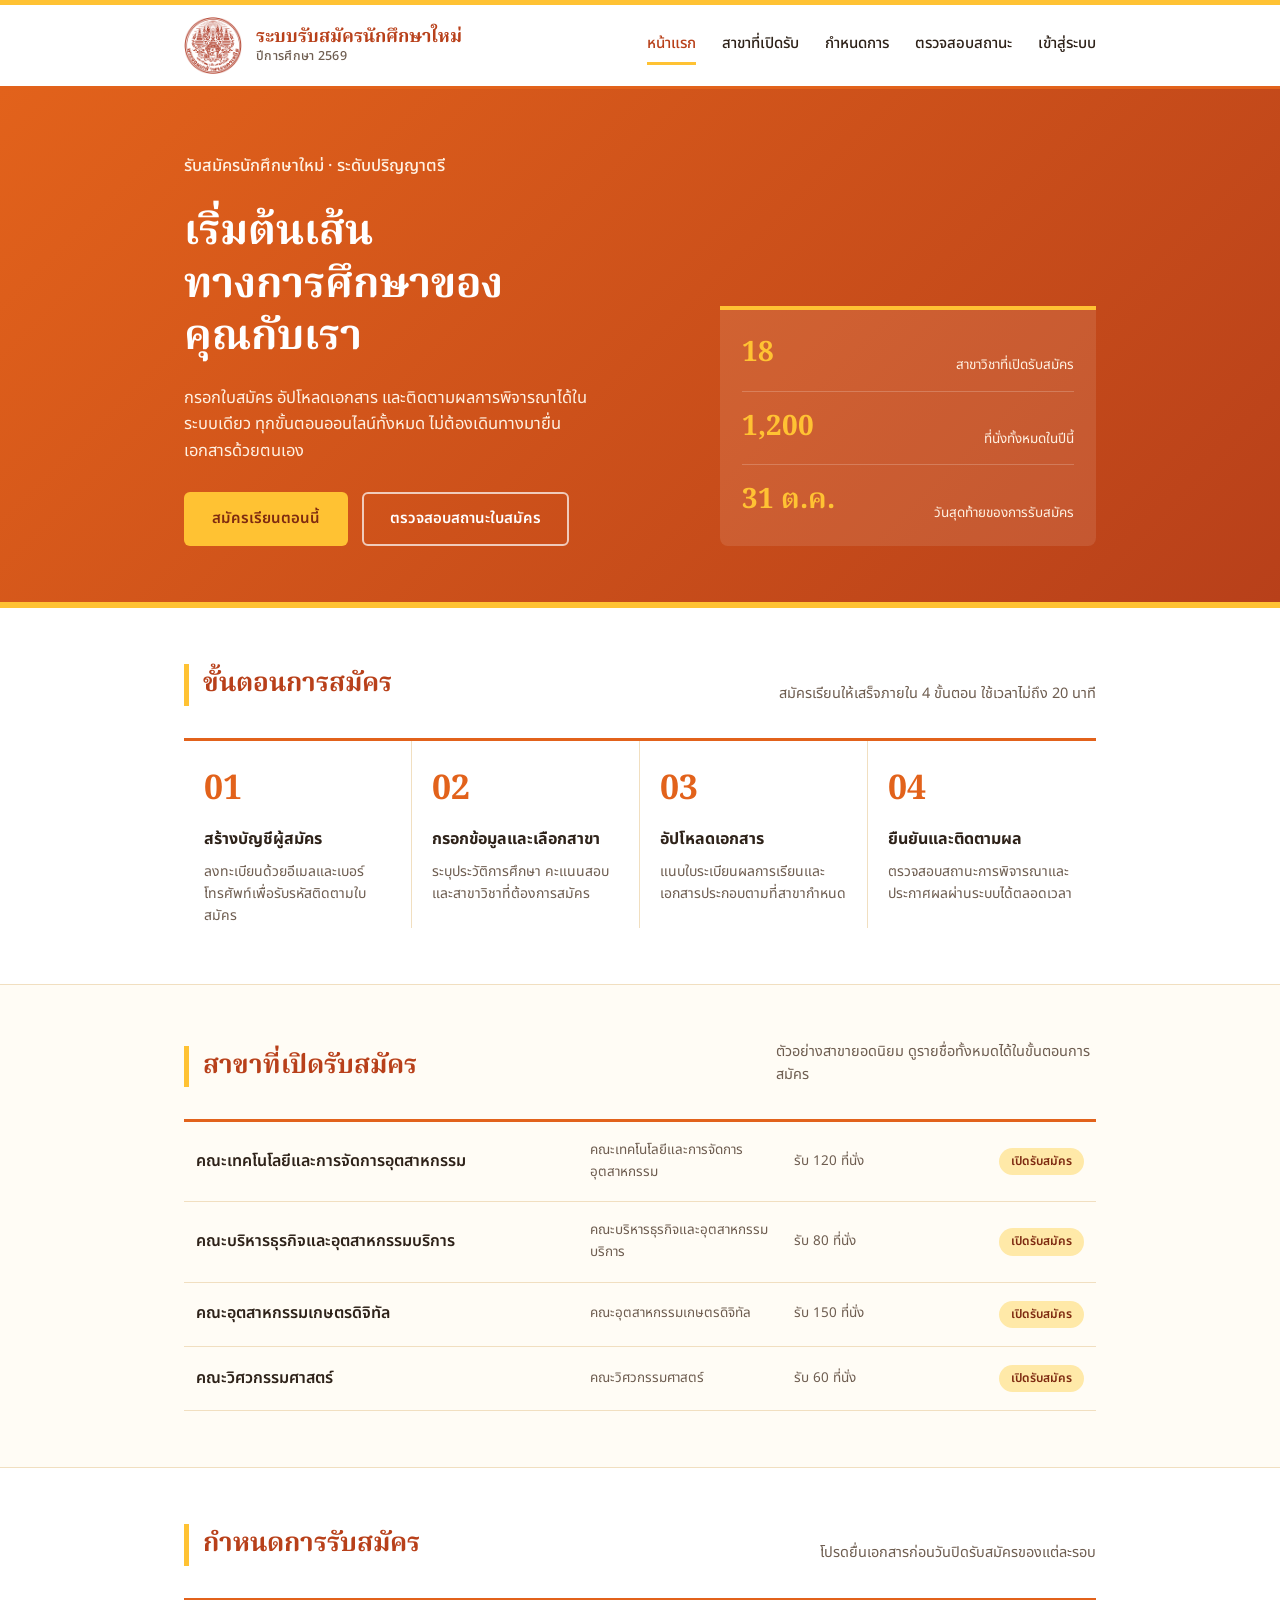
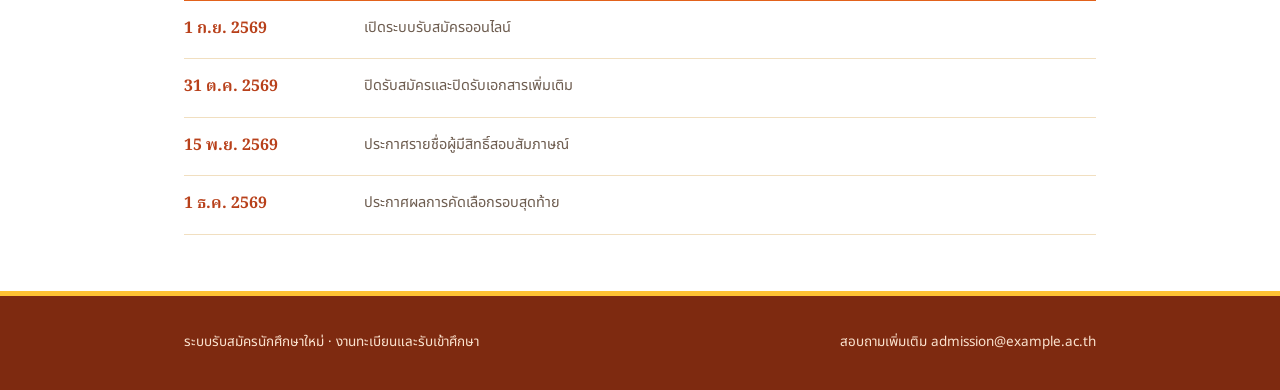
<file: REG/index.html>
<!DOCTYPE html>
<html lang="th">
<head>
<meta charset="UTF-8">
<meta name="viewport" content="width=device-width, initial-scale=1.0">
<title>ระบบรับสมัครนักศึกษาใหม่</title>
<link rel="icon" type="image/png" href="logo-kmutnb.png">
<link rel="stylesheet" href="styles.css">
</head>
<body>

<header class="site-header">
  <div class="wrap">
    <div class="brand">
      <img src="logo-kmutnb.png" class="brand-logo" alt="ตรามหาวิทยาลัยเทคโนโลยีพระจอมเกล้าพระนครเหนือ">
      <div class="brand-text">
        ระบบรับสมัครนักศึกษาใหม่
        <small>ปีการศึกษา 2569</small>
      </div>
    </div>
    <nav class="main-nav">
      <a href="index.html" class="active">หน้าแรก</a>
      <a href="index.html#programs">สาขาที่เปิดรับ</a>
      <a href="index.html#timeline">กำหนดการ</a>
      <a href="status.html">ตรวจสอบสถานะ</a>
      <a href="login.html">เข้าสู่ระบบ</a>
    </nav>
  </div>
</header>

<section class="hero">
  <div class="wrap">
    <div class="hero-main">
      <p class="hero-eyebrow">รับสมัครนักศึกษาใหม่ · ระดับปริญญาตรี</p>
      <h1>เริ่มต้นเส้นทางการศึกษาของคุณกับเรา</h1>
      <p>กรอกใบสมัคร อัปโหลดเอกสาร และติดตามผลการพิจารณาได้ในระบบเดียว ทุกขั้นตอนออนไลน์ทั้งหมด ไม่ต้องเดินทางมายื่นเอกสารด้วยตนเอง</p>
      <div class="hero-actions">
        <a href="register.html" class="btn btn-primary">สมัครเรียนตอนนี้</a>
        <a href="status.html" class="btn btn-ghost">ตรวจสอบสถานะใบสมัคร</a>
      </div>
    </div>
    <div class="stat-panel">
      <div class="stat-row">
        <span class="num">18</span>
        <span class="label">สาขาวิชาที่เปิดรับสมัคร</span>
      </div>
      <div class="stat-row">
        <span class="num">1,200</span>
        <span class="label">ที่นั่งทั้งหมดในปีนี้</span>
      </div>
      <div class="stat-row">
        <span class="num">31 ต.ค.</span>
        <span class="label">วันสุดท้ายของการรับสมัคร</span>
      </div>
    </div>
  </div>
</section>

<section class="section">
  <div class="wrap">
    <div class="section-head">
      <h2>ขั้นตอนการสมัคร</h2>
      <p class="sub">สมัครเรียนให้เสร็จภายใน 4 ขั้นตอน ใช้เวลาไม่ถึง 20 นาที</p>
    </div>
    <div class="steps">
      <div class="step">
        <span class="idx">01</span>
        <h3>สร้างบัญชีผู้สมัคร</h3>
        <p>ลงทะเบียนด้วยอีเมลและเบอร์โทรศัพท์เพื่อรับรหัสติดตามใบสมัคร</p>
      </div>
      <div class="step">
        <span class="idx">02</span>
        <h3>กรอกข้อมูลและเลือกสาขา</h3>
        <p>ระบุประวัติการศึกษา คะแนนสอบ และสาขาวิชาที่ต้องการสมัคร</p>
      </div>
      <div class="step">
        <span class="idx">03</span>
        <h3>อัปโหลดเอกสาร</h3>
        <p>แนบใบระเบียนผลการเรียนและเอกสารประกอบตามที่สาขากำหนด</p>
      </div>
      <div class="step">
        <span class="idx">04</span>
        <h3>ยืนยันและติดตามผล</h3>
        <p>ตรวจสอบสถานะการพิจารณาและประกาศผลผ่านระบบได้ตลอดเวลา</p>
      </div>
    </div>
  </div>
</section>

<section class="section" id="programs">
  <div class="wrap">
    <div class="section-head">
      <h2>สาขาที่เปิดรับสมัคร</h2>
      <p class="sub">ตัวอย่างสาขายอดนิยม ดูรายชื่อทั้งหมดได้ในขั้นตอนการสมัคร</p>
    </div>
    <div class="program-list">
      <div class="program-row">
        <div class="name">คณะเทคโนโลยีและการจัดการอุตสาหกรรม</div>
        <div class="meta">คณะเทคโนโลยีและการจัดการอุตสาหกรรม</div>
        <div class="seats">รับ 120 ที่นั่ง</div>
        <span class="tag">เปิดรับสมัคร</span>
      </div>
      <div class="program-row">
        <div class="name">คณะบริหารธุรกิจและอุตสาหกรรมบริการ</div>
        <div class="meta">คณะบริหารธุรกิจและอุตสาหกรรมบริการ</div>
        <div class="seats">รับ 80 ที่นั่ง</div>
        <span class="tag">เปิดรับสมัคร</span>
      </div>
      <div class="program-row">
        <div class="name">คณะอุตสาหกรรมเกษตรดิจิทัล</div>
        <div class="meta">คณะอุตสาหกรรมเกษตรดิจิทัล</div>
        <div class="seats">รับ 150 ที่นั่ง</div>
        <span class="tag">เปิดรับสมัคร</span>
      </div>
      <div class="program-row">
        <div class="name">คณะวิศวกรรมศาสตร์</div>
        <div class="meta">คณะวิศวกรรมศาสตร์</div>
        <div class="seats">รับ 60 ที่นั่ง</div>
        <span class="tag">เปิดรับสมัคร</span>
      </div>
    </div>
  </div>
</section>

<section class="section" id="timeline" style="border-bottom:none;">
  <div class="wrap">
    <div class="section-head">
      <h2>กำหนดการรับสมัคร</h2>
      <p class="sub">โปรดยื่นเอกสารก่อนวันปิดรับสมัครของแต่ละรอบ</p>
    </div>
    <div class="timeline">
      <div class="tl-row">
        <div class="date">1 ก.ย. 2569</div>
        <div class="desc">เปิดระบบรับสมัครออนไลน์</div>
      </div>
      <div class="tl-row">
        <div class="date">31 ต.ค. 2569</div>
        <div class="desc">ปิดรับสมัครและปิดรับเอกสารเพิ่มเติม</div>
      </div>
      <div class="tl-row">
        <div class="date">15 พ.ย. 2569</div>
        <div class="desc">ประกาศรายชื่อผู้มีสิทธิ์สอบสัมภาษณ์</div>
      </div>
      <div class="tl-row">
        <div class="date">1 ธ.ค. 2569</div>
        <div class="desc">ประกาศผลการคัดเลือกรอบสุดท้าย</div>
      </div>
    </div>
  </div>
</section>

<footer class="site-footer">
  <div class="wrap">
    <div>ระบบรับสมัครนักศึกษาใหม่ · งานทะเบียนและรับเข้าศึกษา</div>
    <div>สอบถามเพิ่มเติม admission@example.ac.th</div>
  </div>
</footer>

</body>
</html>
</file>
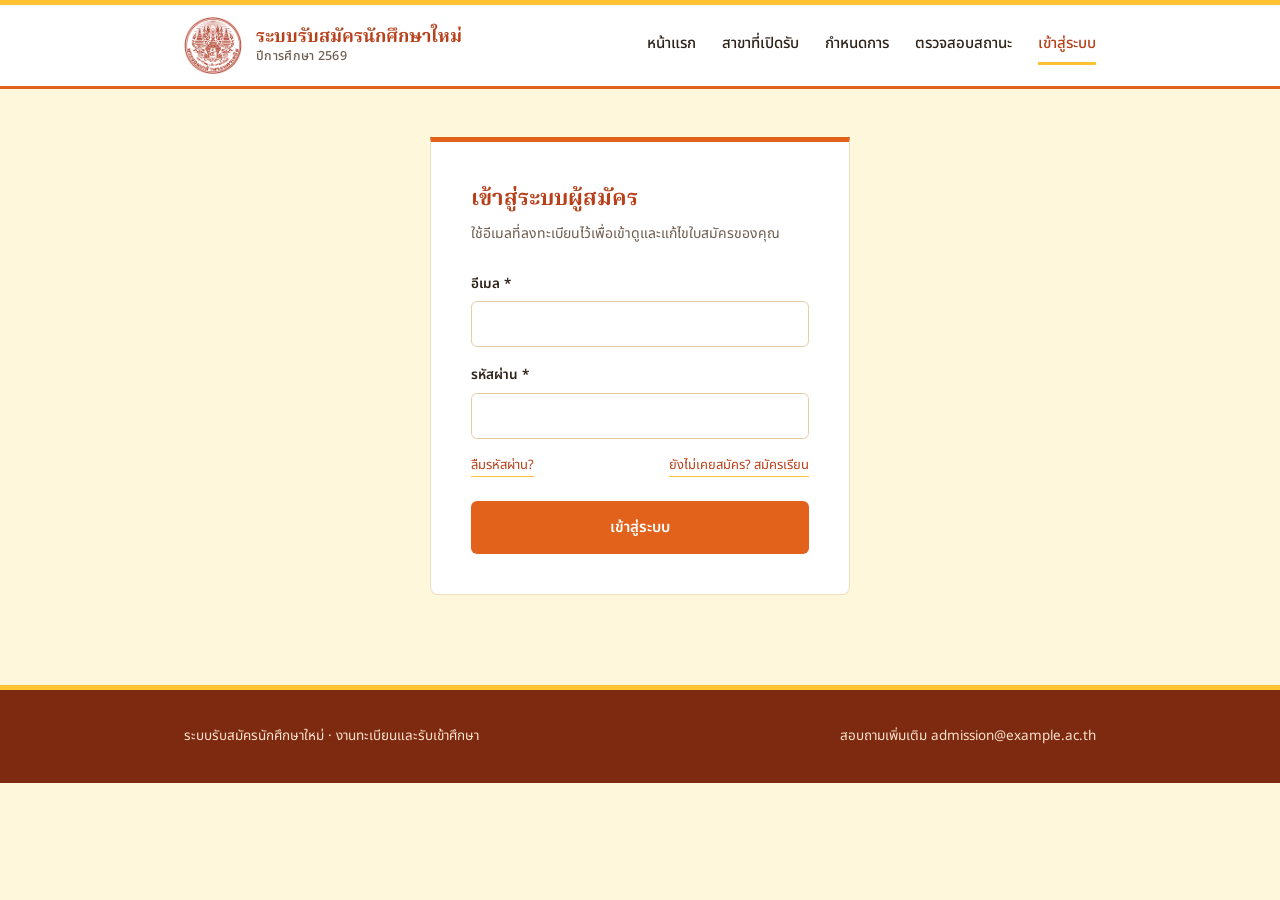
<file: REG/login.html>
<!DOCTYPE html>
<html lang="th">
<head>
<meta charset="UTF-8">
<meta name="viewport" content="width=device-width, initial-scale=1.0">
<title>เข้าสู่ระบบ - ระบบรับสมัครนักศึกษาใหม่</title>
<link rel="icon" type="image/png" href="logo-kmutnb.png">
<link rel="stylesheet" href="styles.css">
</head>
<body class="form-page">

<header class="site-header">
  <div class="wrap">
    <div class="brand">
      <img src="logo-kmutnb.png" class="brand-logo" alt="ตรามหาวิทยาลัยเทคโนโลยีพระจอมเกล้าพระนครเหนือ">
      <div class="brand-text">
        ระบบรับสมัครนักศึกษาใหม่
        <small>ปีการศึกษา 2569</small>
      </div>
    </div>
    <nav class="main-nav">
      <a href="index.html">หน้าแรก</a>
      <a href="index.html#programs">สาขาที่เปิดรับ</a>
      <a href="index.html#timeline">กำหนดการ</a>
      <a href="status.html">ตรวจสอบสถานะ</a>
      <a href="login.html" class="active">เข้าสู่ระบบ</a>
    </nav>
  </div>
</header>

<section class="login-shell">
  <form class="login-card" onsubmit="return false;">
    <h2>เข้าสู่ระบบผู้สมัคร</h2>
    <p class="form-intro">ใช้อีเมลที่ลงทะเบียนไว้เพื่อเข้าดูและแก้ไขใบสมัครของคุณ</p>

    <div class="field" style="margin-bottom:18px;">
      <label for="login-email">อีเมล *</label>
      <input type="email" id="login-email" name="login-email" required>
    </div>
    <div class="field" style="margin-bottom:8px;">
      <label for="login-pass">รหัสผ่าน *</label>
      <input type="password" id="login-pass" name="login-pass" required>
    </div>

    <div class="login-links">
      <a href="#">ลืมรหัสผ่าน?</a>
      <a href="register.html">ยังไม่เคยสมัคร? สมัครเรียน</a>
    </div>

    <div class="form-actions" style="margin-top:24px;">
      <button type="submit" class="btn btn-primary" style="width:100%;">เข้าสู่ระบบ</button>
    </div>
  </form>
</section>

<footer class="site-footer">
  <div class="wrap">
    <div>ระบบรับสมัครนักศึกษาใหม่ · งานทะเบียนและรับเข้าศึกษา</div>
    <div>สอบถามเพิ่มเติม admission@example.ac.th</div>
  </div>
</footer>

</body>
</html>
</file>
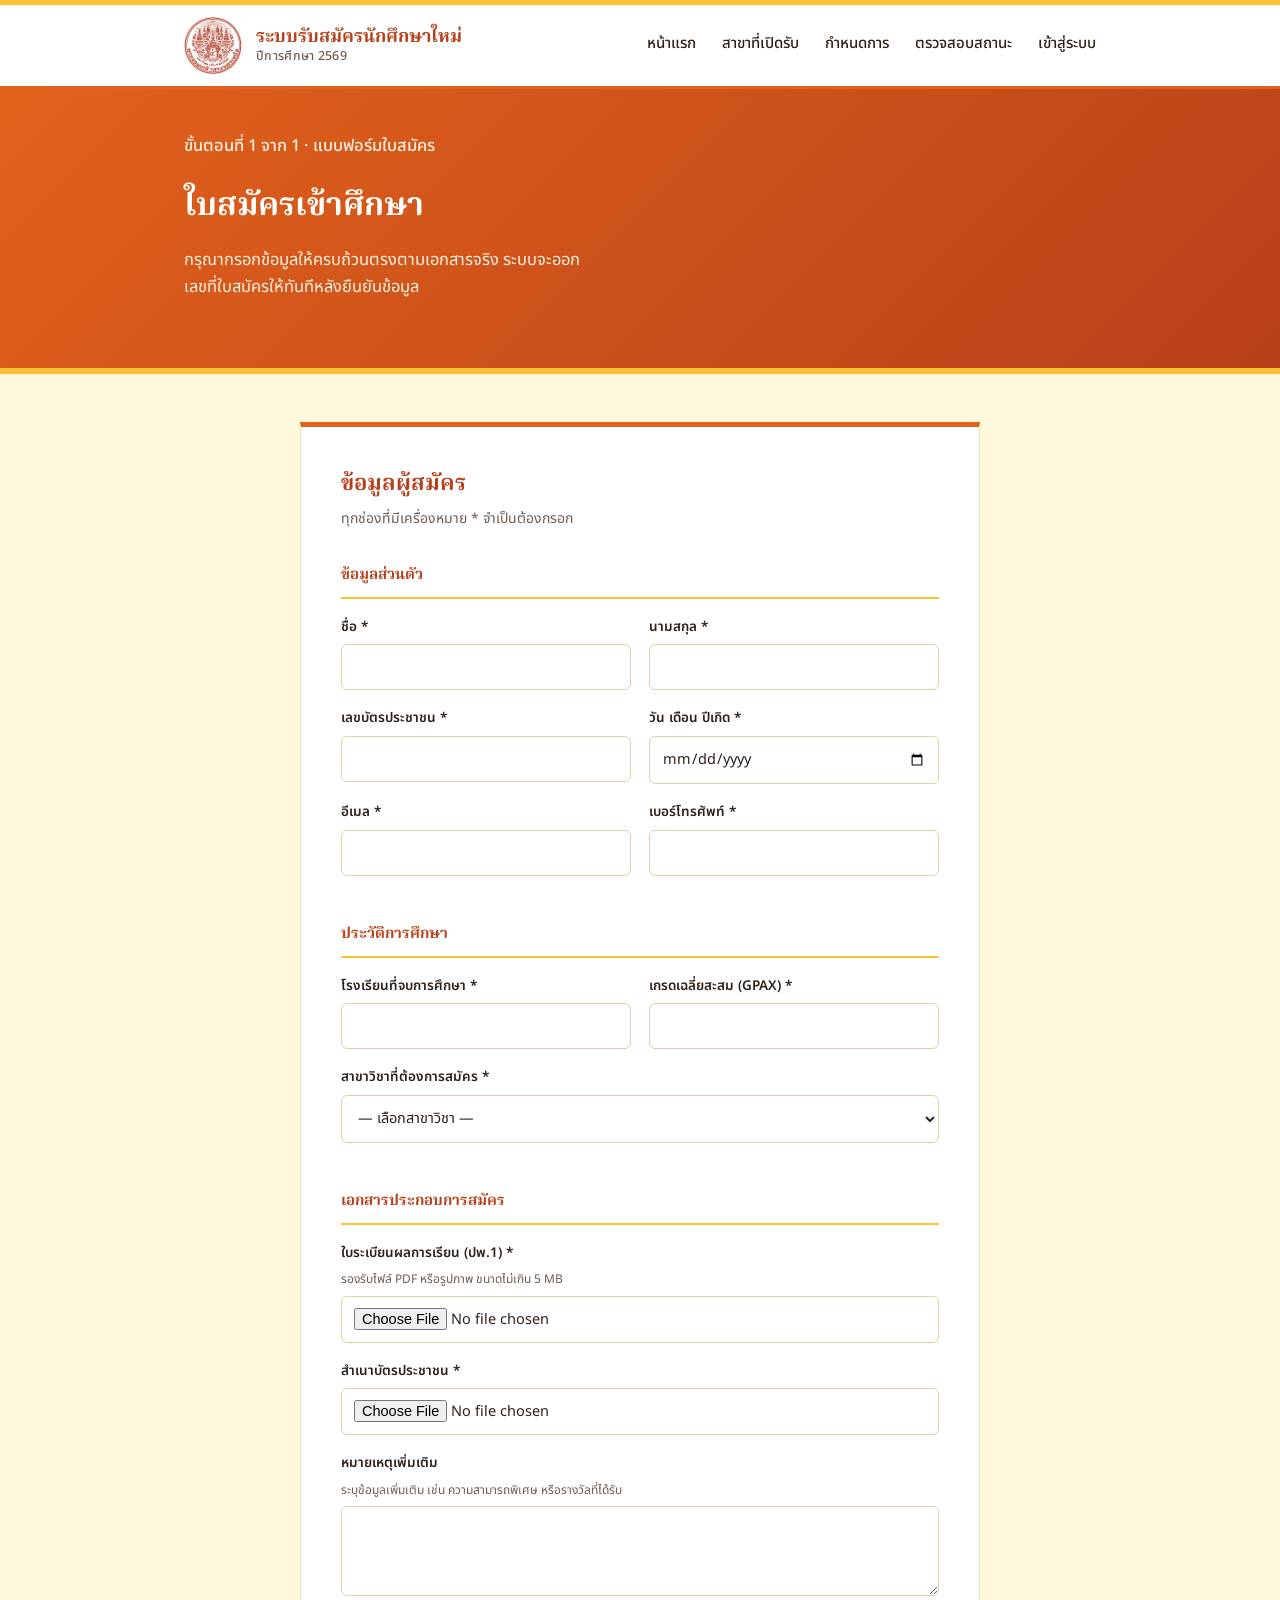
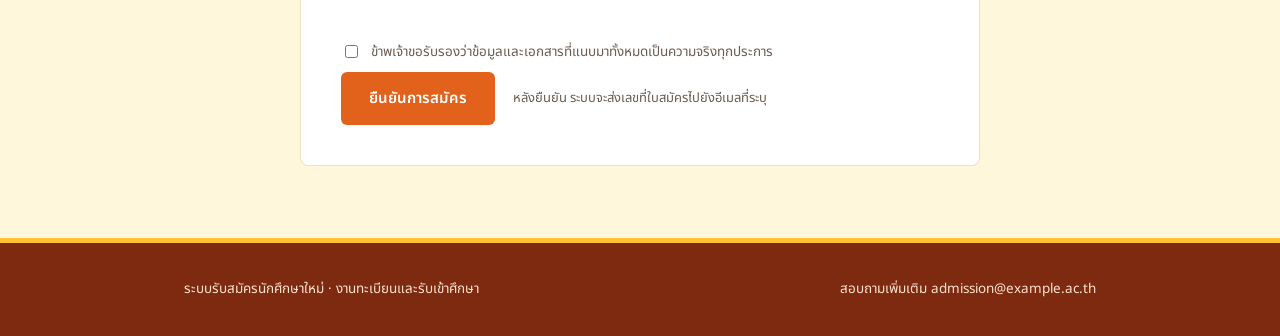
<file: REG/register.html>
<!DOCTYPE html>
<html lang="th">
<head>
<meta charset="UTF-8">
<meta name="viewport" content="width=device-width, initial-scale=1.0">
<title>สมัครเรียน - ระบบรับสมัครนักศึกษาใหม่</title>
<link rel="icon" type="image/png" href="logo-kmutnb.png">
<link rel="stylesheet" href="styles.css">
</head>
<body class="form-page">

<header class="site-header">
  <div class="wrap">
    <div class="brand">
      <img src="logo-kmutnb.png" class="brand-logo" alt="ตรามหาวิทยาลัยเทคโนโลยีพระจอมเกล้าพระนครเหนือ">
      <div class="brand-text">
        ระบบรับสมัครนักศึกษาใหม่
        <small>ปีการศึกษา 2569</small>
      </div>
    </div>
    <nav class="main-nav">
      <a href="index.html">หน้าแรก</a>
      <a href="index.html#programs">สาขาที่เปิดรับ</a>
      <a href="index.html#timeline">กำหนดการ</a>
      <a href="status.html">ตรวจสอบสถานะ</a>
      <a href="login.html">เข้าสู่ระบบ</a>
    </nav>
  </div>
</header>

<section class="hero">
  <div class="wrap">
    <p class="hero-eyebrow">ขั้นตอนที่ 1 จาก 1 · แบบฟอร์มใบสมัคร</p>
    <h1>ใบสมัครเข้าศึกษา</h1>
    <p>กรุณากรอกข้อมูลให้ครบถ้วนตรงตามเอกสารจริง ระบบจะออกเลขที่ใบสมัครให้ทันทีหลังยืนยันข้อมูล</p>
  </div>
</section>

<section class="form-shell">
  <div class="wrap">
    <form class="form-card" onsubmit="return false;">
      <h2>ข้อมูลผู้สมัคร</h2>
      <p class="form-intro">ทุกช่องที่มีเครื่องหมาย * จำเป็นต้องกรอก</p>

      <fieldset class="fieldset">
        <legend>ข้อมูลส่วนตัว</legend>
        <div class="field-row">
          <div class="field">
            <label for="fname">ชื่อ *</label>
            <input type="text" id="fname" name="fname" required>
          </div>
          <div class="field">
            <label for="lname">นามสกุล *</label>
            <input type="text" id="lname" name="lname" required>
          </div>
        </div>
        <div class="field-row">
          <div class="field">
            <label for="citizen">เลขบัตรประชาชน *</label>
            <input type="text" id="citizen" name="citizen" maxlength="13" required>
          </div>
          <div class="field">
            <label for="dob">วัน เดือน ปีเกิด *</label>
            <input type="date" id="dob" name="dob" required>
          </div>
        </div>
        <div class="field-row">
          <div class="field">
            <label for="email">อีเมล *</label>
            <input type="email" id="email" name="email" required>
          </div>
          <div class="field">
            <label for="phone">เบอร์โทรศัพท์ *</label>
            <input type="tel" id="phone" name="phone" required>
          </div>
        </div>
      </fieldset>

      <fieldset class="fieldset">
        <legend>ประวัติการศึกษา</legend>
        <div class="field-row">
          <div class="field">
            <label for="school">โรงเรียนที่จบการศึกษา *</label>
            <input type="text" id="school" name="school" required>
          </div>
          <div class="field">
            <label for="gpa">เกรดเฉลี่ยสะสม (GPAX) *</label>
            <input type="number" id="gpa" name="gpa" step="0.01" min="0" max="4" required>
          </div>
        </div>
        <div class="field full">
          <label for="program">สาขาวิชาที่ต้องการสมัคร *</label>
          <select id="program" name="program" required>
            <option value="">— เลือกสาขาวิชา —</option>
            <option value="cpe">วิศวกรรมคอมพิวเตอร์</option>
            <option value="ds">วิทยาการข้อมูล</option>
            <option value="ba">บริหารธุรกิจ</option>
            <option value="arch">สถาปัตยกรรมศาสตร์</option>
          </select>
        </div>
      </fieldset>

      <fieldset class="fieldset">
        <legend>เอกสารประกอบการสมัคร</legend>
        <div class="field full">
          <label for="transcript">ใบระเบียนผลการเรียน (ปพ.1) *</label>
          <span class="hint">รองรับไฟล์ PDF หรือรูปภาพ ขนาดไม่เกิน 5 MB</span>
          <input type="file" id="transcript" name="transcript" required>
        </div>
        <div class="field full">
          <label for="idcard">สำเนาบัตรประชาชน *</label>
          <input type="file" id="idcard" name="idcard" required>
        </div>
        <div class="field full">
          <label for="note">หมายเหตุเพิ่มเติม</label>
          <span class="hint">ระบุข้อมูลเพิ่มเติม เช่น ความสามารถพิเศษ หรือรางวัลที่ได้รับ</span>
          <textarea id="note" name="note"></textarea>
        </div>
      </fieldset>

      <label class="checkline">
        <input type="checkbox" required>
        ข้าพเจ้าขอรับรองว่าข้อมูลและเอกสารที่แนบมาทั้งหมดเป็นความจริงทุกประการ
      </label>

      <div class="form-actions">
        <button type="submit" class="btn btn-primary">ยืนยันการสมัคร</button>
        <span class="form-note">หลังยืนยัน ระบบจะส่งเลขที่ใบสมัครไปยังอีเมลที่ระบุ</span>
      </div>
    </form>
  </div>
</section>

<footer class="site-footer">
  <div class="wrap">
    <div>ระบบรับสมัครนักศึกษาใหม่ · งานทะเบียนและรับเข้าศึกษา</div>
    <div>สอบถามเพิ่มเติม admission@example.ac.th</div>
  </div>
</footer>

</body>
</html>
</file>
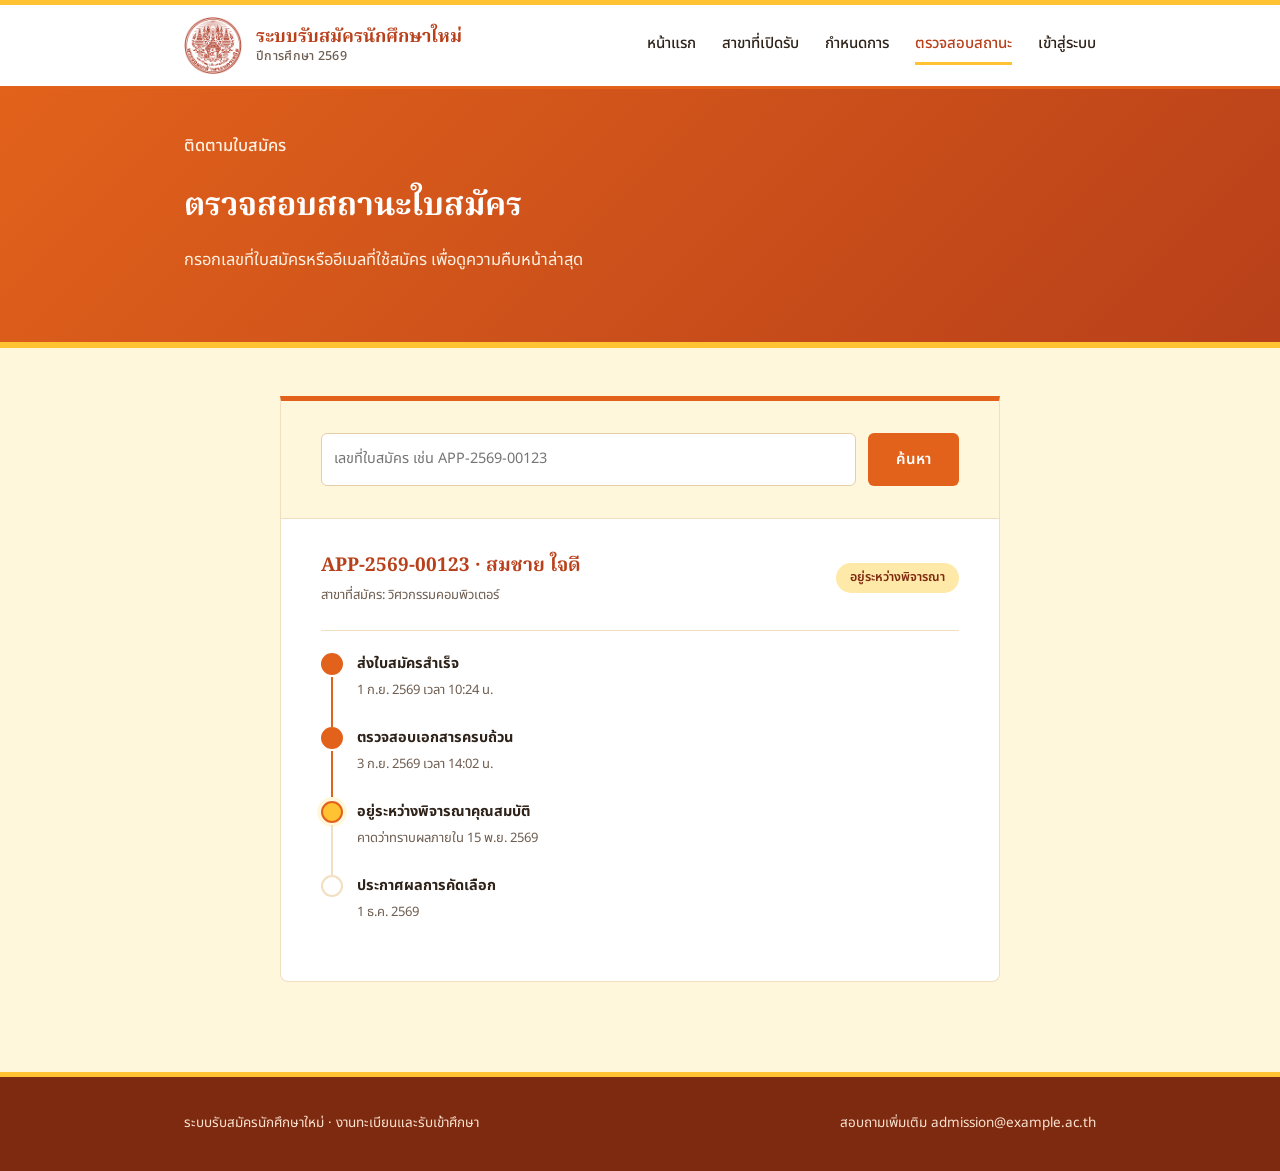
<file: REG/status.html>
<!DOCTYPE html>
<html lang="th">
<head>
<meta charset="UTF-8">
<meta name="viewport" content="width=device-width, initial-scale=1.0">
<title>ตรวจสอบสถานะ - ระบบรับสมัครนักศึกษาใหม่</title>
<link rel="icon" type="image/png" href="logo-kmutnb.png">
<link rel="stylesheet" href="styles.css">
</head>
<body class="form-page">

<header class="site-header">
  <div class="wrap">
    <div class="brand">
      <img src="logo-kmutnb.png" class="brand-logo" alt="ตรามหาวิทยาลัยเทคโนโลยีพระจอมเกล้าพระนครเหนือ">
      <div class="brand-text">
        ระบบรับสมัครนักศึกษาใหม่
        <small>ปีการศึกษา 2569</small>
      </div>
    </div>
    <nav class="main-nav">
      <a href="index.html">หน้าแรก</a>
      <a href="index.html#programs">สาขาที่เปิดรับ</a>
      <a href="index.html#timeline">กำหนดการ</a>
      <a href="status.html" class="active">ตรวจสอบสถานะ</a>
      <a href="login.html">เข้าสู่ระบบ</a>
    </nav>
  </div>
</header>

<section class="hero">
  <div class="wrap">
    <p class="hero-eyebrow">ติดตามใบสมัคร</p>
    <h1>ตรวจสอบสถานะใบสมัคร</h1>
    <p>กรอกเลขที่ใบสมัครหรืออีเมลที่ใช้สมัคร เพื่อดูความคืบหน้าล่าสุด</p>
  </div>
</section>

<section class="status-shell">
  <div class="wrap">
    <div class="status-card">
      <form class="status-search" onsubmit="return false;">
        <input type="text" placeholder="เลขที่ใบสมัคร เช่น APP-2569-00123" aria-label="เลขที่ใบสมัคร">
        <button type="submit" class="btn btn-primary">ค้นหา</button>
      </form>

      <div class="status-result">
        <div class="status-head">
          <div>
            <div class="appname">APP-2569-00123 · สมชาย ใจดี</div>
            <div class="hint" style="color:var(--ink-soft); font-size:13px; margin-top:4px;">สาขาที่สมัคร: วิศวกรรมคอมพิวเตอร์</div>
          </div>
          <span class="status-badge review">อยู่ระหว่างพิจารณา</span>
        </div>

        <div class="status-track">
          <div class="tstep complete">
            <div class="tdot"></div>
            <div>
              <h4>ส่งใบสมัครสำเร็จ</h4>
              <p>1 ก.ย. 2569 เวลา 10:24 น.</p>
            </div>
          </div>
          <div class="tstep complete">
            <div class="tdot"></div>
            <div>
              <h4>ตรวจสอบเอกสารครบถ้วน</h4>
              <p>3 ก.ย. 2569 เวลา 14:02 น.</p>
            </div>
          </div>
          <div class="tstep current">
            <div class="tdot"></div>
            <div>
              <h4>อยู่ระหว่างพิจารณาคุณสมบัติ</h4>
              <p>คาดว่าทราบผลภายใน 15 พ.ย. 2569</p>
            </div>
          </div>
          <div class="tstep">
            <div class="tdot"></div>
            <div>
              <h4>ประกาศผลการคัดเลือก</h4>
              <p>1 ธ.ค. 2569</p>
            </div>
          </div>
        </div>
      </div>
    </div>
  </div>
</section>

<footer class="site-footer">
  <div class="wrap">
    <div>ระบบรับสมัครนักศึกษาใหม่ · งานทะเบียนและรับเข้าศึกษา</div>
    <div>สอบถามเพิ่มเติม admission@example.ac.th</div>
  </div>
</footer>

</body>
</html>
</file>
<file: REG/styles.css>
@import url('https://fonts.googleapis.com/css2?family=Noto+Serif+Thai:wght@400;600;700&family=Noto+Sans+Thai:wght@400;500;600;700&display=swap');

:root{
  --orange: #E2621B;        
  --orange-deep: #B8401A;  
  --orange-dark: #7E2A10;   
  --yellow: #FFC233;        
  --yellow-soft: #FFE9A8;
  --yellow-wash: #FFF7DC;
  --white: #FFFFFF;
  --paper: #FFFCF5;         
  --ink: #2E2219;
  --ink-soft: #6E5D50;
  --line: #F1DFC0;
  --serif: 'Noto Serif Thai', serif;
  --sans: 'Noto Sans Thai', sans-serif;
  --max: 960px;
}

*{ box-sizing: border-box; }
html{ scroll-behavior: smooth; }

body{
  margin:0;
  background: var(--paper);
  color: var(--ink);
  font-family: var(--sans);
  line-height: 1.6;
  -webkit-font-smoothing: antialiased;
}

a{ color: inherit; text-decoration: none; }
img{ max-width:100%; display:block; }

.wrap{
  max-width: var(--max);
  margin: 0 auto;
  padding: 0 24px;
}

/* ---------- Header (ขาว ให้ตราเด่น) ---------- */
.site-header{
  background: var(--white);
  color: var(--ink);
  border-top: 5px solid var(--yellow);
  border-bottom: 3px solid var(--orange);
}
.site-header .wrap{
  display:flex;
  align-items:center;
  justify-content:space-between;
  padding-top:12px;
  padding-bottom:12px;
}
.brand{
  display:flex;
  align-items:center;
  gap:14px;
}
.brand-logo{
  width:58px; height:auto;
  flex-shrink:0;
}
.brand-text{
  font-family: var(--serif);
  font-weight:700;
  font-size: 18px;
  line-height:1.3;
  color: var(--orange-deep);
}
.brand-text small{
  display:block;
  font-family: var(--sans);
  font-weight:500;
  font-size: 12.5px;
  color: var(--ink-soft);
  letter-spacing: 0.3px;
}
.main-nav{
  display:flex;
  gap: 26px;
  font-size: 15px;
  font-weight:500;
}
.main-nav a{
  padding: 6px 0;
  border-bottom: 3px solid transparent;
  transition: border-color .15s ease, color .15s ease;
}
.main-nav a:hover, .main-nav a.active{
  border-bottom-color: var(--yellow);
  color: var(--orange-deep);
}


.hero{
  background: linear-gradient(135deg, var(--orange) 0%, var(--orange-deep) 100%);
  color: var(--white);
  padding: 64px 0 56px;
  border-bottom: 6px solid var(--yellow);
}
.hero .wrap{
  display:grid;
  grid-template-columns: 1.3fr 1fr;
  gap: 48px;
  align-items:end;
}
.hero-eyebrow{
  color: var(--yellow-soft);
  font-size: 14px;
  font-weight:500;
  margin: 0 0 14px;
}
.hero h1{
  font-family: var(--serif);
  font-size: 42px;
  line-height:1.25;
  margin: 0 0 20px;
  max-width: 14ch;
}
.hero p{
  color: #FFF1E2;
  font-size: 16.5px;
  max-width: 46ch;
  margin: 0 0 28px;
}
.hero-actions{ display:flex; gap:14px; flex-wrap:wrap; }

.btn{
  display:inline-block;
  padding: 13px 26px;
  border-radius: 6px;
  font-family: var(--sans);
  font-size: 15px;
  font-weight:600;
  cursor:pointer;
  border: 2px solid transparent;
  transition: background .15s ease, color .15s ease, border-color .15s ease;
}
.btn:focus-visible{ outline: 3px solid var(--yellow); outline-offset: 2px; }
.btn-primary{
  background: var(--yellow);
  color: var(--orange-dark);
}
.btn-primary:hover{ background: #FFD466; }
.btn-ghost{
  border-color: rgba(255,255,255,0.7);
  color: var(--white);
}
.btn-ghost:hover{ background: var(--white); color: var(--orange-deep); border-color: var(--white); }

.stat-panel{
  background: rgba(255,255,255,0.1);
  border-top: 4px solid var(--yellow);
  padding: 22px 22px 8px;
  border-radius: 0 0 8px 8px;
}
.stat-row{
  display:flex;
  justify-content: space-between;
  padding: 14px 0;
  border-bottom: 1px solid rgba(255,255,255,0.2);
}
.stat-row:first-child{ padding-top:0; }
.stat-row:last-child{ border-bottom:none; }
.stat-row .num{
  font-family: var(--serif);
  font-size: 28px;
  font-weight:700;
  color: var(--yellow);
}
.stat-row .label{
  font-size: 13.5px;
  color: #FFF1E2;
  align-self:flex-end;
  text-align:right;
}

.section{
  padding: 56px 0;
  border-bottom: 1px solid var(--line);
  background: var(--white);
}
.section:nth-of-type(odd){ background: var(--paper); }
.section-head{
  display:flex;
  justify-content:space-between;
  align-items:flex-end;
  gap: 20px;
  margin-bottom: 32px;
}
.section-head h2{
  font-family: var(--serif);
  font-size: 26px;
  margin:0;
  color: var(--orange-deep);
  padding-left: 14px;
  border-left: 5px solid var(--yellow);
}
.section-head .sub{
  font-size: 14.5px;
  color: var(--ink-soft);
  max-width: 40ch;
  margin:0;
}

/* steps */
.steps{
  display:grid;
  grid-template-columns: repeat(4, 1fr);
  gap: 0;
  border-top: 3px solid var(--orange);
}
.step{
  padding: 22px 20px 0;
  border-right: 1px solid var(--line);
}
.step:last-child{ border-right:none; }
.step .idx{
  font-family: var(--serif);
  font-size: 34px;
  font-weight:700;
  color: var(--orange);
  display:block;
  margin-bottom: 10px;
}
.step h3{ font-size: 16px; margin: 0 0 8px; }
.step p{ font-size: 14px; color: var(--ink-soft); margin:0; }

/* programs */
.program-list{ border-top: 3px solid var(--orange); }
.program-row{
  display:grid;
  grid-template-columns: 2fr 1fr 1fr auto;
  gap: 16px;
  align-items:center;
  padding: 18px 12px;
  border-bottom: 1px solid var(--line);
  transition: background .15s ease;
}
.program-row:hover{ background: var(--yellow-wash); }
.program-row .name{ font-weight:600; }
.program-row .meta,
.program-row .seats{ font-size: 13.5px; color: var(--ink-soft); }
.tag{
  display:inline-block;
  font-size: 12px;
  font-weight:600;
  padding: 4px 12px;
  background: var(--yellow-soft);
  color: var(--orange-dark);
  border-radius: 999px;
  justify-self:start;
}


.timeline{ border-top: 3px solid var(--orange); }
.tl-row{
  display:grid;
  grid-template-columns: 160px 1fr;
  gap: 20px;
  padding: 16px 0;
  border-bottom: 1px solid var(--line);
}
.tl-row .date{
  font-family: var(--serif);
  color: var(--orange-deep);
  font-weight:700;
}
.tl-row .desc{ color: var(--ink-soft); font-size: 14.5px; }

.site-footer{
  background: var(--orange-dark);
  color: #FBE3CF;
  padding: 36px 0;
  font-size: 13.5px;
  border-top: 5px solid var(--yellow);
}
.site-footer .wrap{
  display:flex;
  justify-content:space-between;
  flex-wrap:wrap;
  gap: 12px;
}


.form-page{ background: var(--yellow-wash); }
.form-page .hero{ padding: 44px 0 40px; }
.form-page .hero .wrap{ display:block; }
.form-page .hero h1{ max-width: none; font-size: 32px; }

.form-shell{ padding: 48px 0 72px; }
.form-card{
  background: var(--white);
  border: 1px solid var(--line);
  border-top: 5px solid var(--orange);
  border-radius: 0 0 8px 8px;
  padding: 40px;
  max-width: 680px;
  margin: 0 auto;
}
.form-card h2{
  font-family: var(--serif);
  font-size: 22px;
  margin: 0 0 6px;
  color: var(--orange-deep);
}
.form-card .form-intro{
  color: var(--ink-soft);
  font-size: 14px;
  margin: 0 0 32px;
}
.fieldset{
  margin: 0 0 28px;
  padding: 0;
  border: none;
}
.fieldset legend{
  font-family: var(--serif);
  font-size: 15px;
  font-weight:700;
  color: var(--orange-deep);
  padding: 0 0 10px;
  width:100%;
  border-bottom: 2px solid var(--yellow);
  margin-bottom: 18px;
}
.field-row{
  display:grid;
  grid-template-columns: 1fr 1fr;
  gap: 18px;
  margin-bottom: 18px;
}
.field{ display:flex; flex-direction:column; gap:6px; }
.field.full{ grid-column: 1 / -1; margin-bottom: 18px; }
.field label{
  font-size: 13.5px;
  font-weight:600;
  color: var(--ink);
}
.field .hint{ font-size: 12px; color: var(--ink-soft); font-weight:400; }
.field input, .field select, .field textarea{
  font-family: var(--sans);
  font-size: 14.5px;
  padding: 11px 12px;
  border: 1px solid #E6CFA6;
  background: var(--white);
  color: var(--ink);
  border-radius: 6px;
}
.field input:focus, .field select:focus, .field textarea:focus{
  outline: 3px solid var(--yellow-soft);
  outline-offset: 0;
  border-color: var(--orange);
}
.field textarea{ resize: vertical; min-height: 90px; }

.checkline{
  display:flex;
  align-items:flex-start;
  gap: 10px;
  font-size: 13.5px;
  color: var(--ink-soft);
}
.checkline input{ margin-top: 3px; accent-color: var(--orange); }

.form-actions{
  display:flex;
  align-items:center;
  gap: 18px;
  margin-top: 8px;
}
.form-card .btn-primary,
.login-card .btn-primary,
.status-search .btn-primary{
  background: var(--orange);
  color: var(--white);
}
.form-card .btn-primary:hover,
.login-card .btn-primary:hover,
.status-search .btn-primary:hover{ background: var(--orange-deep); }
.form-note{ font-size: 13px; color: var(--ink-soft); }

/* login */
.login-shell{ padding: 48px 0 90px; display:flex; justify-content:center; }
.login-card{
  background: var(--white);
  border: 1px solid var(--line);
  border-top: 5px solid var(--orange);
  border-radius: 0 0 8px 8px;
  padding: 40px;
  width: 100%;
  max-width: 420px;
}
.login-card h2{ font-family: var(--serif); font-size: 22px; margin: 0 0 6px; color: var(--orange-deep); }
.login-card p.form-intro{ color: var(--ink-soft); font-size: 14px; margin: 0 0 28px; }
.login-links{
  display:flex;
  justify-content:space-between;
  gap: 12px;
  font-size: 13px;
  margin-top: 16px;
}
.login-links a{ color: var(--orange-deep); border-bottom: 1px solid var(--yellow); }
.login-links a:hover{ border-bottom-color: var(--orange); }

/* status page */
.status-shell{ padding: 48px 0 90px; }
.status-card{
  background: var(--white);
  border: 1px solid var(--line);
  border-top: 5px solid var(--orange);
  border-radius: 0 0 8px 8px;
  max-width: 720px;
  margin: 0 auto;
}
.status-search{
  display:flex;
  gap: 12px;
  padding: 32px 40px;
  border-bottom: 1px solid var(--line);
  background: var(--yellow-wash);
}
.status-search input{
  flex:1;
  font-family: var(--sans);
  font-size: 14.5px;
  padding: 11px 12px;
  border: 1px solid #E6CFA6;
  border-radius: 6px;
}
.status-search input:focus{ outline: 3px solid var(--yellow-soft); border-color: var(--orange); }
.status-result{ padding: 32px 40px; }
.status-head{
  display:flex;
  justify-content:space-between;
  align-items:center;
  gap: 16px;
  margin-bottom: 24px;
}
.status-head .appname{ font-family: var(--serif); font-size: 19px; font-weight:700; color: var(--orange-deep); }
.status-badge{
  font-size: 12.5px;
  font-weight:600;
  padding: 5px 14px;
  border-radius: 999px;
  white-space: nowrap;
}
.status-badge.pending{ background: var(--yellow-soft); color: #7A5200; }
.status-badge.review{ background: var(--yellow-soft); color: var(--orange-dark); }
.status-badge.done{ background: var(--orange); color: var(--white); }

.status-track{ border-top: 1px solid var(--line); padding-top: 22px; }
.tstep{
  display:grid;
  grid-template-columns: 22px 1fr;
  gap: 14px;
  padding-bottom: 26px;
  position:relative;
}
.tstep::before{
  content:'';
  position:absolute;
  left:10px; top:24px; bottom:0;
  width:2px;
  background: var(--line);
}
.tstep.complete::before{ background: var(--orange); }
.tstep:last-child::before{ display:none; }
.tdot{
  width:22px; height:22px;
  border-radius:50%;
  border: 2px solid var(--line);
  background: var(--white);
}
.tstep.complete .tdot{ background: var(--orange); border-color: var(--orange); }
.tstep.current .tdot{ background: var(--yellow); border-color: var(--orange); box-shadow: 0 0 0 4px var(--yellow-wash); }
.tstep h4{ margin:0 0 4px; font-size: 14.5px; }
.tstep p{ margin:0; font-size: 13px; color: var(--ink-soft); }

@media (max-width: 780px){
  .main-nav{ display:none; }
  .brand-logo{ width:48px; }
  .brand-text{ font-size:16px; }
  .hero .wrap{ grid-template-columns: 1fr; }
  .hero h1{ font-size: 32px; max-width: none; }
  .steps{ grid-template-columns: 1fr 1fr; }
  .step{ border-right:none; border-bottom: 1px solid var(--line); padding-bottom: 20px; }
  .program-row{ grid-template-columns: 1fr; gap:6px; }
  .field-row{ grid-template-columns: 1fr; }
  .tl-row{ grid-template-columns: 110px 1fr; }
  .form-card, .login-card{ padding: 26px; }
  .status-search, .status-result{ padding: 24px; }
  .status-head{ flex-direction: column; align-items:flex-start; }
}

@media (prefers-reduced-motion: reduce){
  html{ scroll-behavior:auto; }
  .btn, .main-nav a, .program-row{ transition:none; }
}
</file>
